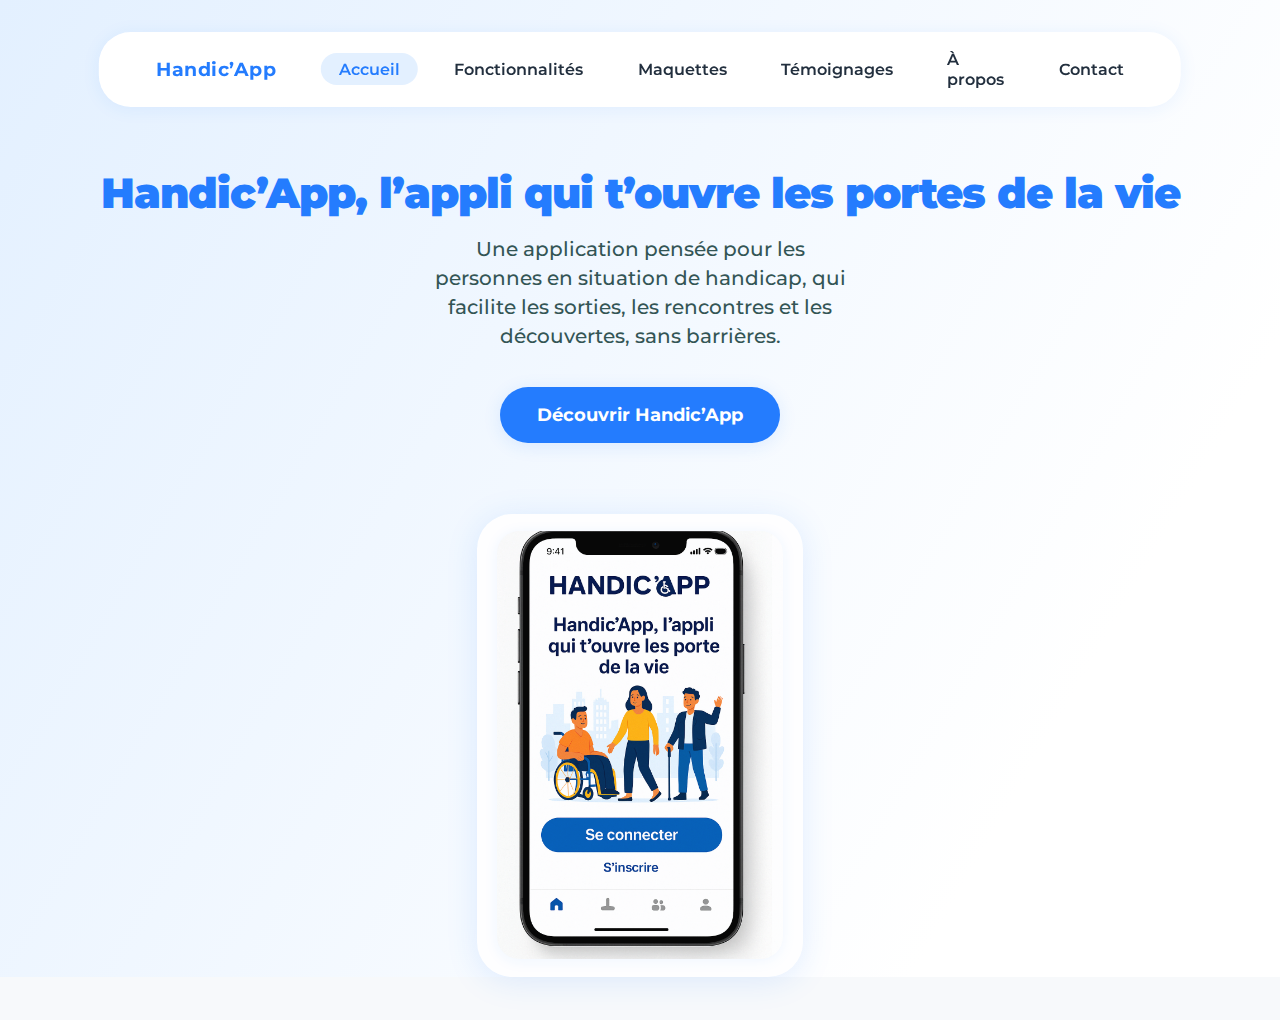
<file: index.html>
<!DOCTYPE html>
<html lang="fr">
  <head>
    <meta charset="UTF-8" />
    <meta name="viewport" content="width=device-width, initial-scale=1.0" />
    <title>Handic’App – Ouvre les portes de la vie</title>
    <link rel="stylesheet" href="assets/css/style.css" />
    <link
      href="https://fonts.googleapis.com/css?family=Montserrat:400,700&display=swap"
      rel="stylesheet"
    />
  </head>
  <body>
    <div class="navbar">
      <a href="index.html" class="logo">Handic’App</a>
      <nav>
        <a href="index.html" class="active">Accueil</a>
        <a href="fonctionnalites.html">Fonctionnalités</a>
        <a href="maquettes.html">Maquettes</a>
        <a href="temoignages.html">Témoignages</a>
        <a href="a-propos.html">À propos</a>
        <a href="contact.html">Contact</a>
      </nav>
      <button class="burger" id="burger" aria-label="Ouvrir le menu">
        &#9776;
      </button>
    </div>
    <section class="hero">
      <h1>Handic’App, l’appli qui t’ouvre les portes de la vie</h1>
      <div class="subtitle">
        Une application pensée pour les personnes en situation de handicap, qui
        facilite les sorties, les rencontres et les découvertes, sans barrières.
      </div>
      <a href="fonctionnalites.html" class="cta">Découvrir Handic’App</a>
      <div class="mockup">
        <!-- Ici, tu ajoutes le mockup mobile quand il sera prêt -->
        <img
          src="assets/img/1  Écran d’accueil/ChatGPT Image 16 avr. 2025, 13_46_49.png"
          alt="Mockup écran d’accueil Handic’App (visuel à venir)"
        />
      </div>
    </section>
    <script src="./assets/js/script.js"></script>
  </body>
</html>
</file>
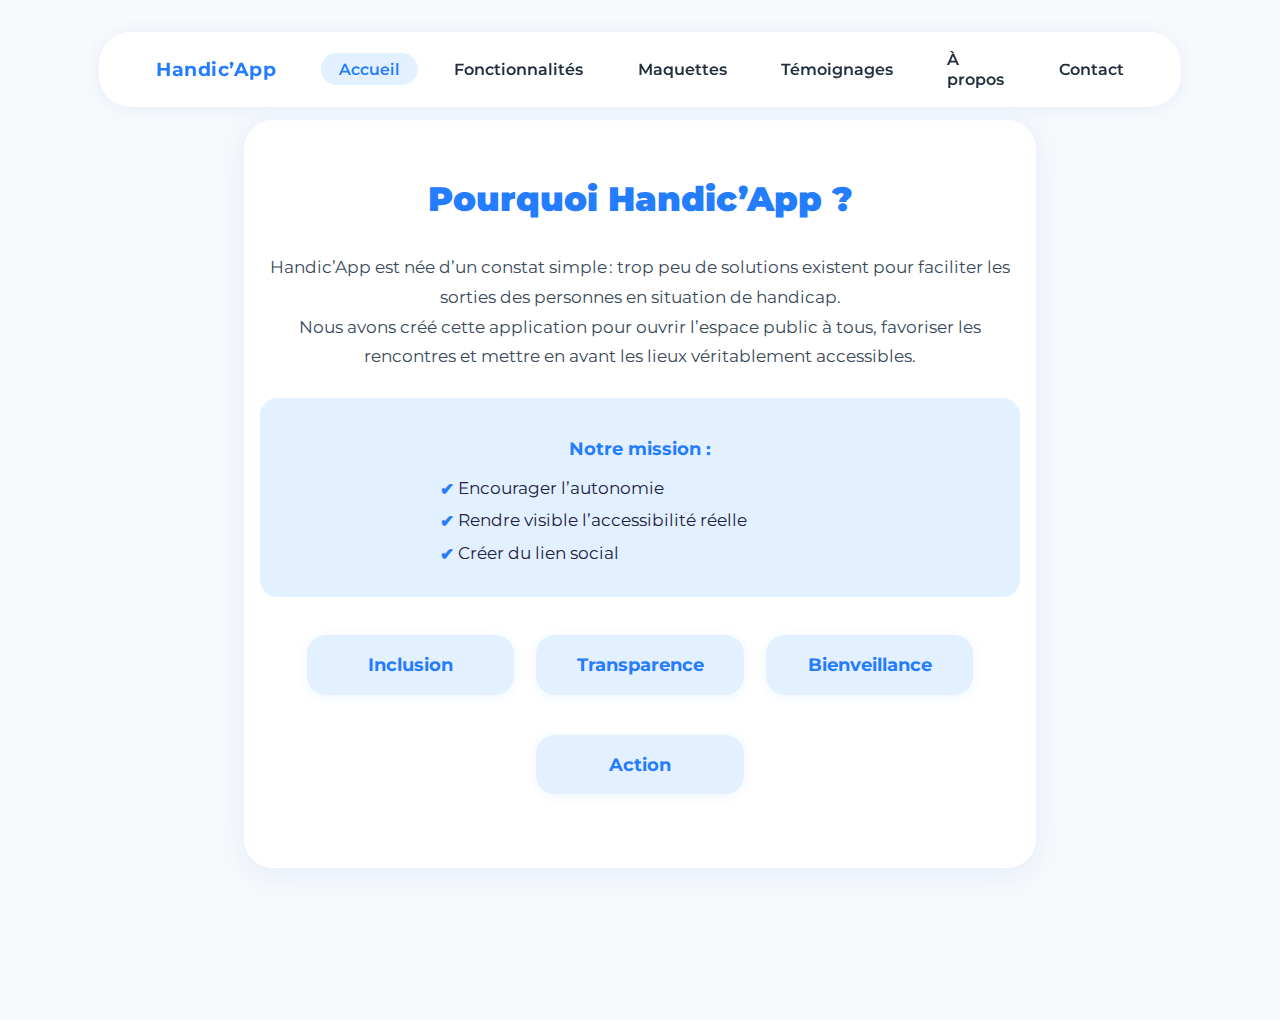
<file: a-propos.html>
<!DOCTYPE html>
<html lang="fr">

<head>
    <meta charset="UTF-8">
    <meta name="viewport" content="width=device-width, initial-scale=1.0">
    <title>À propos – Handic’App</title>
    <link rel="stylesheet" href="assets/css/style.css">
    <link href="https://fonts.googleapis.com/css?family=Montserrat:400,700&display=swap" rel="stylesheet">
</head>

<body>
    <div class="navbar">
        <a href="index.html" class="logo">Handic’App</a>
        <nav>
            <a href="index.html" class="active">Accueil</a>
            <a href="fonctionnalites.html">Fonctionnalités</a>
            <a href="maquettes.html">Maquettes</a>
            <a href="temoignages.html">Témoignages</a>
            <a href="a-propos.html">À propos</a>
            <a href="contact.html">Contact</a>
        </nav>
        <button class="burger" id="burger" aria-label="Ouvrir le menu">
            &#9776;
        </button>
    </div>
    <section class="about-section">
        <h1>Pourquoi Handic’App&nbsp;?</h1>
        <p>
            Handic’App est née d’un constat simple : trop peu de solutions existent pour faciliter les sorties des
            personnes en situation de handicap.<br>
            Nous avons créé cette application pour ouvrir l’espace public à tous, favoriser les rencontres et mettre en
            avant les lieux véritablement accessibles.
        </p>
        <div class="about-mission">
            <h2>Notre mission&nbsp;:</h2>
            <ul>
                <li>Encourager l’autonomie</li>
                <li>Rendre visible l’accessibilité réelle</li>
                <li>Créer du lien social</li>
            </ul>
        </div>
        <div class="about-valeurs">
            <div class="about-valeur">Inclusion</div>
            <div class="about-valeur">Transparence</div>
            <div class="about-valeur">Bienveillance</div>
            <div class="about-valeur">Action</div>
        </div>
    </section>
    <script>
        // Burger menu mobile
        const burger = document.getElementById('burger');
        const nav = document.querySelector('.navbar nav');
        burger.addEventListener('click', () => nav.classList.toggle('open'));
        window.addEventListener('click', (e) => {
            if (!nav.contains(e.target) && !burger.contains(e.target)) {
                nav.classList.remove('open');
                burger.setAttribute('aria-expanded', 'false');
            }
        });
    </script>
</body>

</html>
</file>
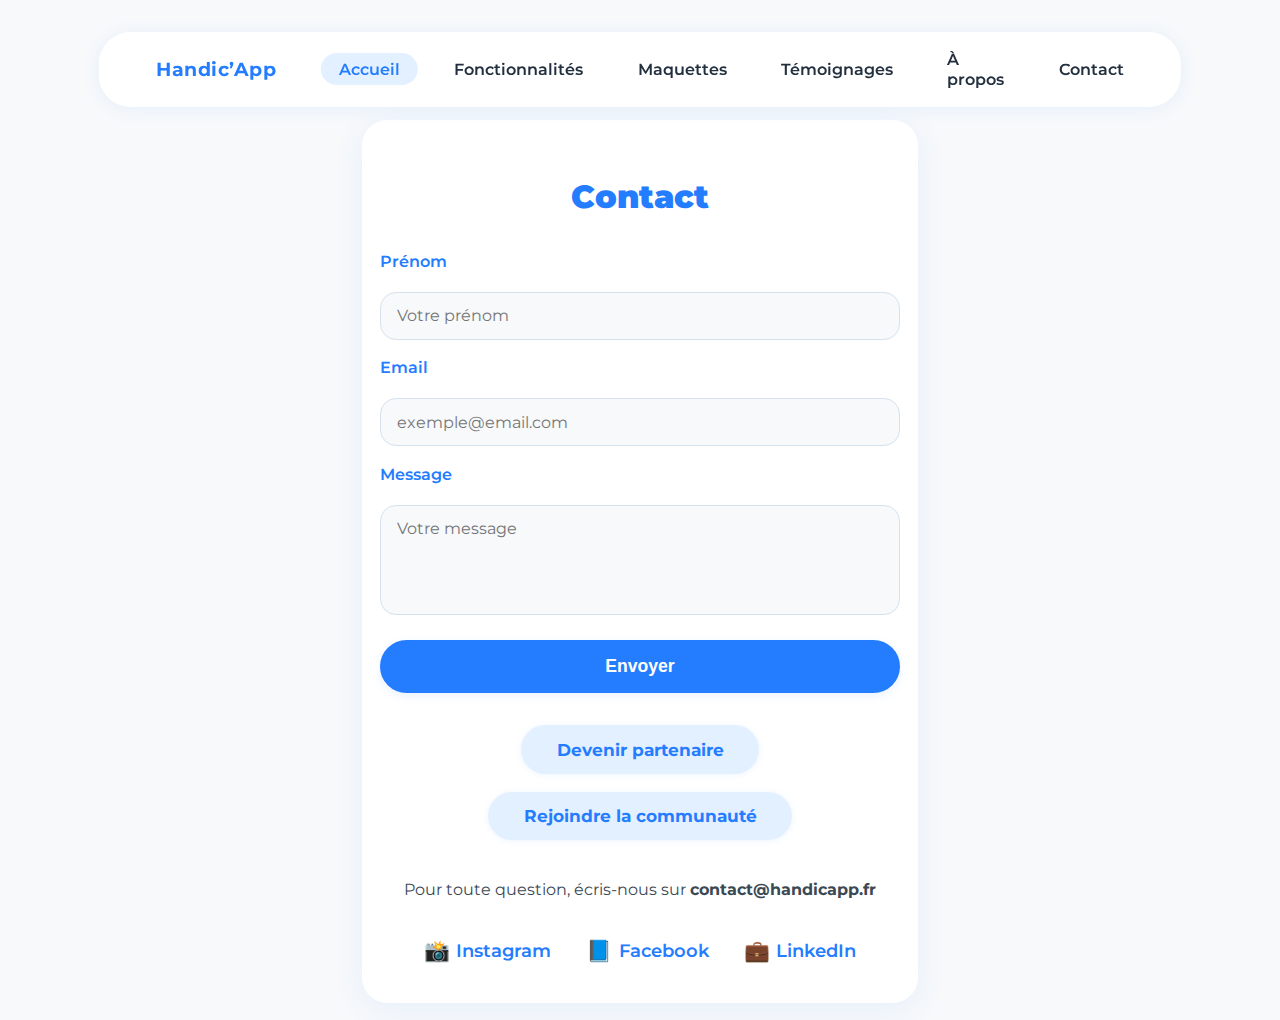
<file: contact.html>
<!DOCTYPE html>
<html lang="fr">

<head>
    <meta charset="UTF-8">
    <meta name="viewport" content="width=device-width, initial-scale=1.0">
    <title>Contact – Handic’App</title>
    <link rel="stylesheet" href="assets/css/style.css">
    <link href="https://fonts.googleapis.com/css?family=Montserrat:400,700&display=swap" rel="stylesheet">
</head>

<body>
    <div class="navbar">
        <a href="index.html" class="logo">Handic’App</a>
        <nav>
            <a href="index.html" class="active">Accueil</a>
            <a href="fonctionnalites.html">Fonctionnalités</a>
            <a href="maquettes.html">Maquettes</a>
            <a href="temoignages.html">Témoignages</a>
            <a href="a-propos.html">À propos</a>
            <a href="contact.html">Contact</a>
        </nav>
        <button class="burger" id="burger" aria-label="Ouvrir le menu">
            &#9776;
        </button>
    </div>
    <section class="contact-section">
        <h1>Contact</h1>
        <form class="contact-form" id="contactForm" autocomplete="off">
            <label for="prenom">Prénom</label>
            <input type="text" id="prenom" name="prenom" required placeholder="Votre prénom">
            <label for="email">Email</label>
            <input type="email" id="email" name="email" required placeholder="exemple@email.com">
            <label for="message">Message</label>
            <textarea id="message" name="message" required placeholder="Votre message"></textarea>
            <button type="submit">Envoyer</button>
        </form>
        <div class="cta-links">
            <a href="#" class="cta-btn">Devenir partenaire</a>
            <a href="#" class="cta-btn">Rejoindre la communauté</a>
        </div>
        <div class="contact-extra">
            Pour toute question, écris-nous sur <b>contact@handicapp.fr</b>
        </div>
        <div class="socials">
            <a href="#"><span aria-label="Instagram">📸</span> Instagram</a>
            <a href="#"><span aria-label="Facebook">📘</span> Facebook</a>
            <a href="#"><span aria-label="LinkedIn">💼</span> LinkedIn</a>
        </div>
    </section>
    <script>
        // Burger menu
        const burger = document.getElementById('burger');
        const nav = document.querySelector('.navbar nav');
        burger.addEventListener('click', () => nav.classList.toggle('open'));
        window.addEventListener('click', (e) => {
            if (!nav.contains(e.target) && !burger.contains(e.target)) {
                nav.classList.remove('open');
                burger.setAttribute('aria-expanded', 'false');
            }
        });

        // Simulation de validation de formulaire
        document.getElementById('contactForm').addEventListener('submit', function (e) {
            e.preventDefault();
            alert("Merci pour votre message ! (simulation, pas d'envoi réel)");
            this.reset();
        });
    </script>
</body>

</html>
</file>
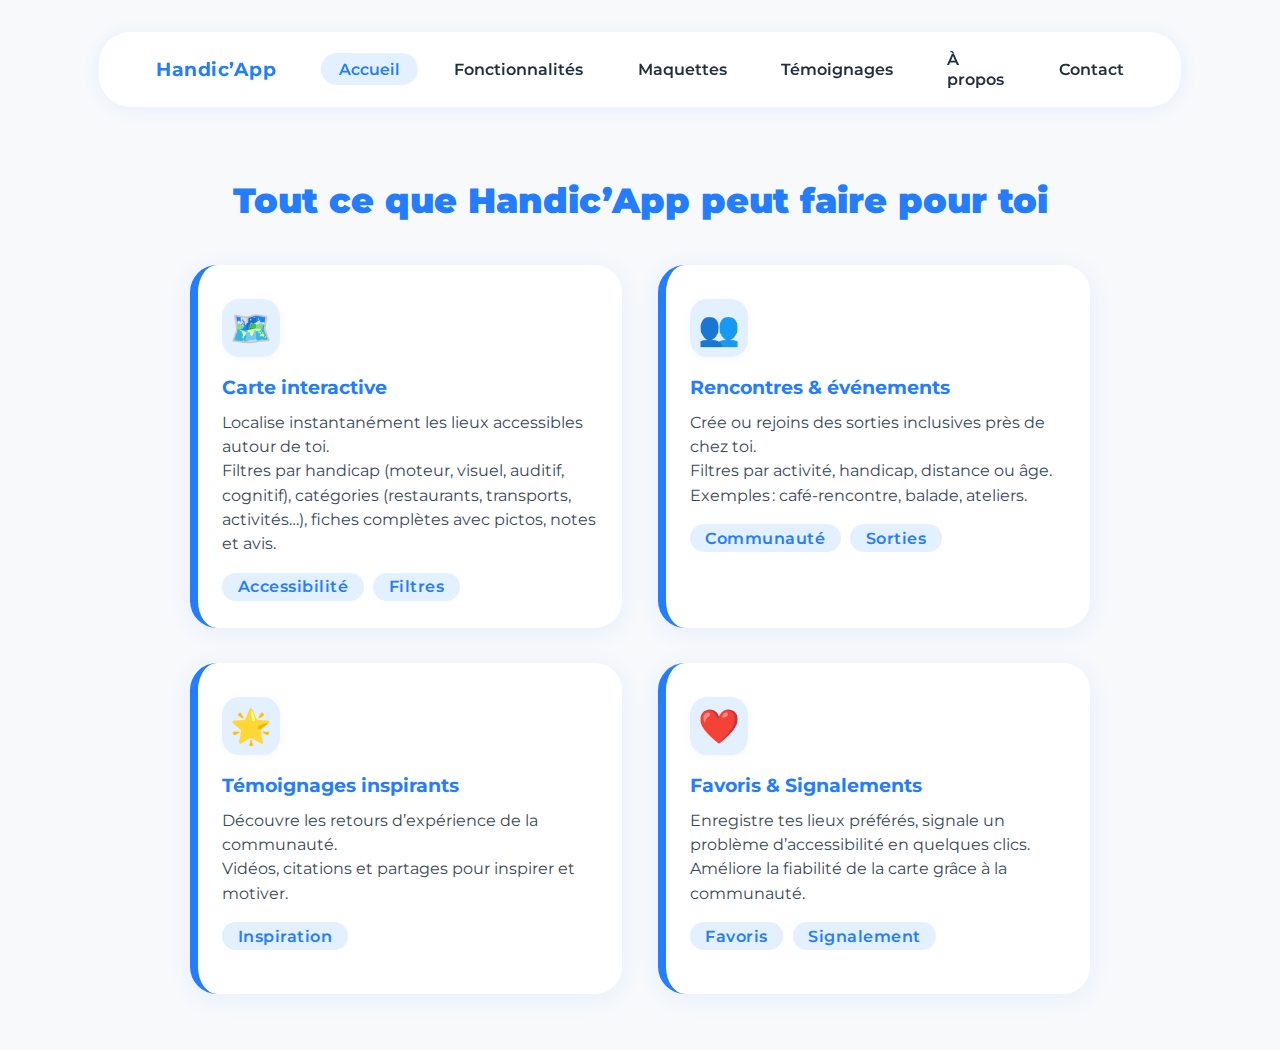
<file: fonctionnalites.html>
<!DOCTYPE html>
<html lang="fr">
  <head>
    <meta charset="UTF-8" />
    <meta name="viewport" content="width=device-width, initial-scale=1.0" />
    <title>Fonctionnalités – Handic’App</title>
    <link rel="stylesheet" href="assets/css/style.css" />
    <link
      href="https://fonts.googleapis.com/css?family=Montserrat:400,700&display=swap"
      rel="stylesheet"
    />
  </head>
  <body>
    <div class="navbar">
        <a href="index.html" class="logo">Handic’App</a>
        <nav>
          <a href="index.html" class="active">Accueil</a>
          <a href="fonctionnalites.html">Fonctionnalités</a>
          <a href="maquettes.html">Maquettes</a>
          <a href="temoignages.html">Témoignages</a>
          <a href="a-propos.html">À propos</a>
          <a href="contact.html">Contact</a>
        </nav>
        <button class="burger" id="burger" aria-label="Ouvrir le menu">
          &#9776;
        </button>
      </div>
    <section class="features-section">
      <h1>Tout ce que Handic’App peut faire pour toi</h1>
      <div class="features-list">
        <div class="feature-card">
          <div class="feature-icon">🗺️</div>
          <h2>Carte interactive</h2>
          <p>
            Localise instantanément les lieux accessibles autour de toi.<br />
            Filtres par handicap (moteur, visuel, auditif, cognitif), catégories
            (restaurants, transports, activités…), fiches complètes avec pictos,
            notes et avis.
          </p>
          <div class="feature-tags">
            <span class="feature-tag">Accessibilité</span>
            <span class="feature-tag">Filtres</span>
          </div>
        </div>
        <div class="feature-card">
          <div class="feature-icon">👥</div>
          <h2>Rencontres & événements</h2>
          <p>
            Crée ou rejoins des sorties inclusives près de chez toi.<br />
            Filtres par activité, handicap, distance ou âge. Exemples :
            café-rencontre, balade, ateliers.
          </p>
          <div class="feature-tags">
            <span class="feature-tag">Communauté</span>
            <span class="feature-tag">Sorties</span>
          </div>
        </div>
        <div class="feature-card">
          <div class="feature-icon">🌟</div>
          <h2>Témoignages inspirants</h2>
          <p>
            Découvre les retours d’expérience de la communauté.<br />
            Vidéos, citations et partages pour inspirer et motiver.
          </p>
          <div class="feature-tags">
            <span class="feature-tag">Inspiration</span>
          </div>
        </div>
        <div class="feature-card">
          <div class="feature-icon">❤️</div>
          <h2>Favoris & Signalements</h2>
          <p>
            Enregistre tes lieux préférés, signale un problème d’accessibilité
            en quelques clics.<br />
            Améliore la fiabilité de la carte grâce à la communauté.
          </p>
          <div class="feature-tags">
            <span class="feature-tag">Favoris</span>
            <span class="feature-tag">Signalement</span>
          </div>
        </div>
      </div>
    </section>
    <script src="./assets/js/script.js"></script>
  </body>
</html>
</file>
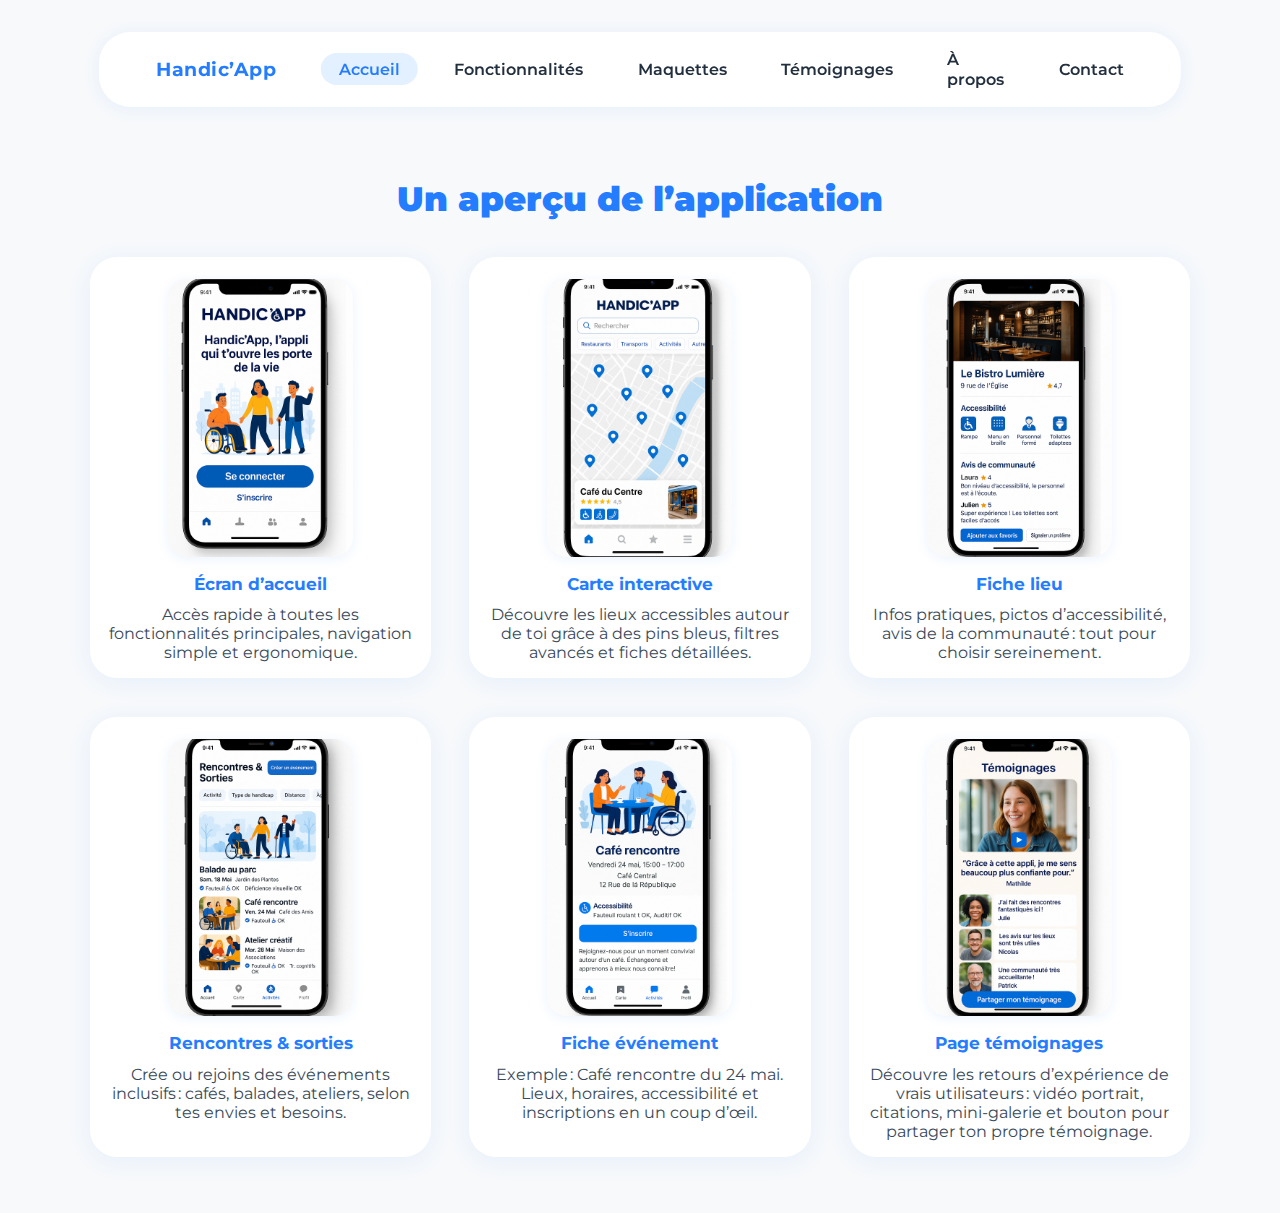
<file: maquettes.html>
<!DOCTYPE html>
<html lang="fr">
  <head>
    <meta charset="UTF-8" />
    <meta name="viewport" content="width=device-width, initial-scale=1.0" />
    <title>Maquettes – Handic’App</title>
    <link rel="stylesheet" href="assets/css/style.css" />
    <link
      href="https://fonts.googleapis.com/css?family=Montserrat:400,700&display=swap"
      rel="stylesheet"
    />
  </head>
  <body>
    <div class="navbar">
        <a href="index.html" class="logo">Handic’App</a>
        <nav>
          <a href="index.html" class="active">Accueil</a>
          <a href="fonctionnalites.html">Fonctionnalités</a>
          <a href="maquettes.html">Maquettes</a>
          <a href="temoignages.html">Témoignages</a>
          <a href="a-propos.html">À propos</a>
          <a href="contact.html">Contact</a>
        </nav>
        <button class="burger" id="burger" aria-label="Ouvrir le menu">
            &#9776;
          </button>
      </div>
    <section class="mockups-section">
      <h1>Un aperçu de l’application</h1>
      <div class="mockups-grid">
        <div class="mockup-card">
          <img
            src="assets/img/1  Écran d’accueil/ChatGPT Image 16 avr. 2025, 13_46_49.png"
            alt="Écran d’accueil de l’application"
          />
          <h2>Écran d’accueil</h2>
          <p>
            Accès rapide à toutes les fonctionnalités principales, navigation
            simple et ergonomique.
          </p>
        </div>
        <div class="mockup-card">
          <img src="assets/img/2/55b7e2fd-39ee-4928-9693-1d767a7a91f2.png" alt="Carte interactive" />
          <h2>Carte interactive</h2>
          <p>
            Découvre les lieux accessibles autour de toi grâce à des pins bleus,
            filtres avancés et fiches détaillées.
          </p>
        </div>
        <div class="mockup-card">
          <img src="assets/img/3/ChatGPT Image 16 avr. 2025, 14_54_00.png" alt="Fiche lieu détaillée" />
          <h2>Fiche lieu</h2>
          <p>
            Infos pratiques, pictos d’accessibilité, avis de la communauté :
            tout pour choisir sereinement.
          </p>
        </div>
        <div class="mockup-card">
          <img
            src="assets/img/4/ChatGPT Image 16 avr. 2025, 15_01_18.png"
            alt="Rencontres et sorties"
          />
          <h2>Rencontres & sorties</h2>
          <p>
            Crée ou rejoins des événements inclusifs : cafés, balades, ateliers,
            selon tes envies et besoins.
          </p>
        </div>
        <div class="mockup-card">
          <img src="assets/img/4/ChatGPT Image 16 avr. 2025, 15_04_25.png" alt="Fiche événement" />
          <h2>Fiche événement</h2>
          <p>
            Exemple : Café rencontre du 24 mai. Lieux, horaires, accessibilité
            et inscriptions en un coup d’œil.
          </p>
        </div>
        <div class="mockup-card">
            <img src="assets/img/5/ChatGPT Image 16 avr. 2025, 15_06_16.png" alt="Aperçu de la page témoignages sur mobile">
            <h2>Page témoignages</h2>
            <p>Découvre les retours d’expérience de vrais utilisateurs : vidéo portrait, citations, mini-galerie et bouton pour partager ton propre témoignage.</p>
          </div>
      </div>
    </section>
    <script src="./assets/js/script.js"></script>
  </body>
</html>
</file>
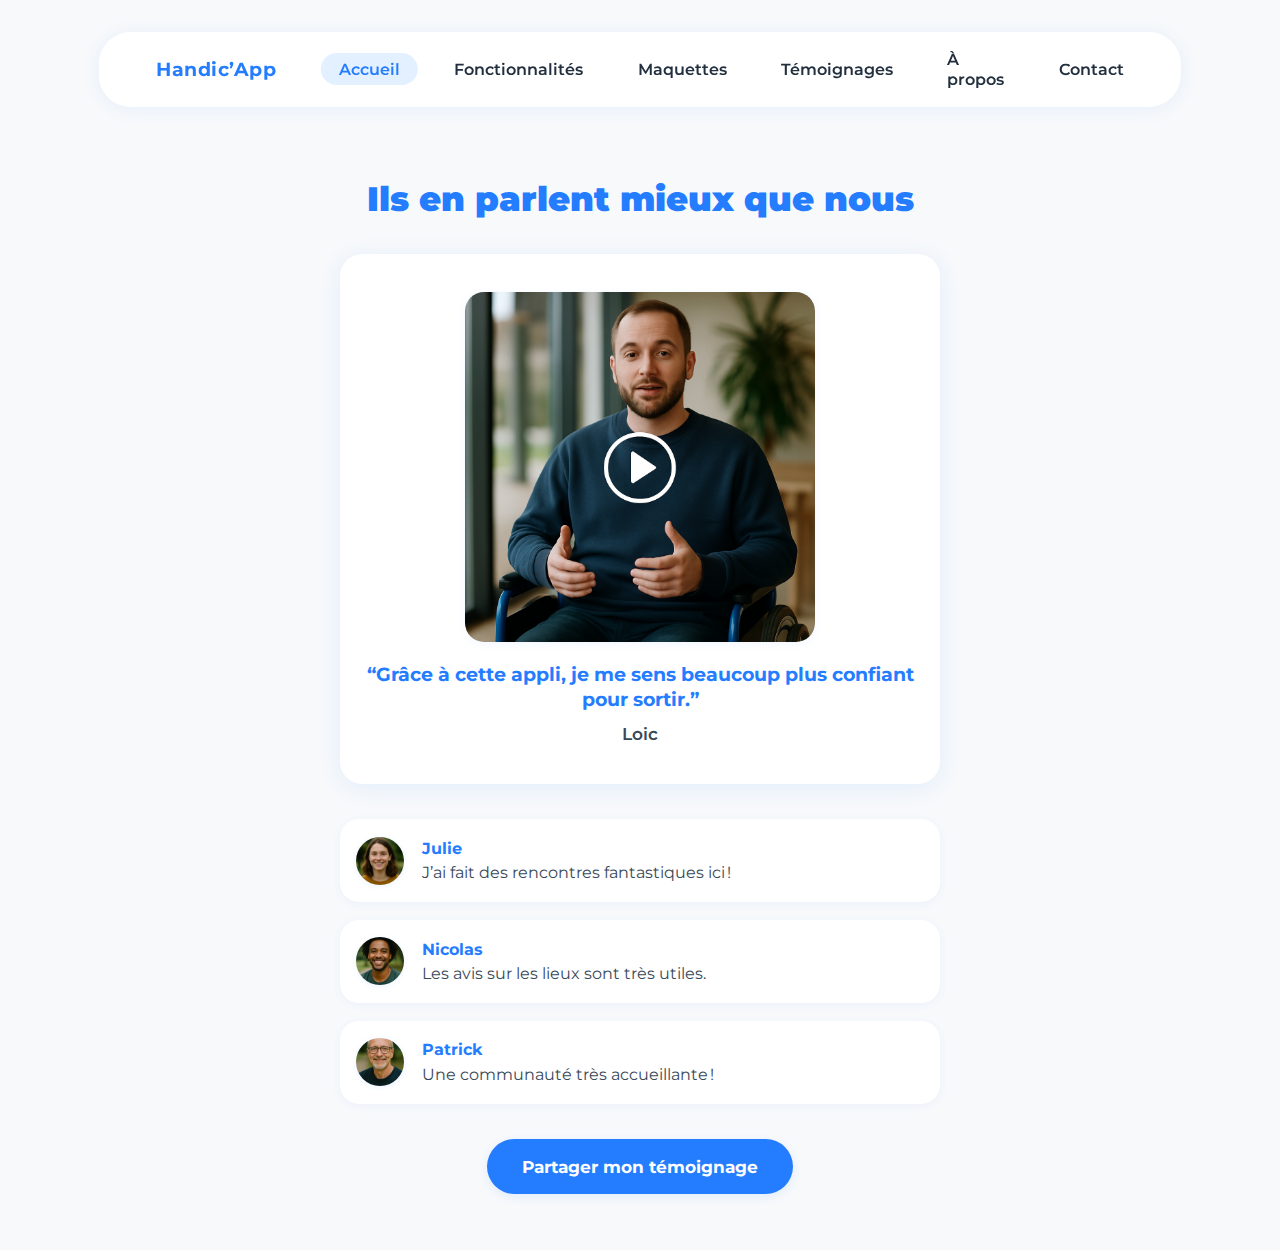
<file: temoignages.html>
<!DOCTYPE html>
<html lang="fr">

<head>
  <meta charset="UTF-8" />
  <meta name="viewport" content="width=device-width, initial-scale=1.0" />
  <title>Témoignages – Handic’App</title>
  <link rel="stylesheet" href="assets/css/style.css" />
  <link href="https://fonts.googleapis.com/css?family=Montserrat:400,700&display=swap" rel="stylesheet" />
</head>

<body>
  <div class="navbar">
    <a href="index.html" class="logo">Handic’App</a>
    <nav>
      <a href="index.html" class="active">Accueil</a>
      <a href="fonctionnalites.html">Fonctionnalités</a>
      <a href="maquettes.html">Maquettes</a>
      <a href="temoignages.html">Témoignages</a>
      <a href="a-propos.html">À propos</a>
      <a href="contact.html">Contact</a>
    </nav>
    <button class="burger" id="burger" aria-label="Ouvrir le menu">
      &#9776;
    </button>
  </div>
  <section class="testi-section">
    <h1>Ils en parlent mieux que nous</h1>
    <div class="testi-hero">
      <img src="assets/img/mockup-temoignages.png" alt="Portrait vidéo de Loic" class="testi-hero-img" />
      <div class="testi-hero-quote">
        “Grâce à cette appli, je me sens beaucoup plus confiant pour sortir.”
      </div>
      <div class="testi-hero-name">Loic</div>
    </div>
    <div class="testi-gallery">
      <div class="testi-card">
        <img src="assets/img/users/user-julie.png" alt="Julie" class="testi-avatar" />
        <div class="testi-card-content">
          <span class="testi-name">Julie</span>
          <span class="testi-txt">J’ai fait des rencontres fantastiques ici !</span>
        </div>
      </div>
      <div class="testi-card">
        <img src="assets/img/users/user-nicolas.png" alt="Nicolas" class="testi-avatar" />
        <div class="testi-card-content">
          <span class="testi-name">Nicolas</span>
          <span class="testi-txt">Les avis sur les lieux sont très utiles.</span>
        </div>
      </div>
      <div class="testi-card">
        <img src="assets/img/users/user-patrick.png" alt="Patrick" class="testi-avatar" />
        <div class="testi-card-content">
          <span class="testi-name">Patrick</span>
          <span class="testi-txt">Une communauté très accueillante !</span>
        </div>
      </div>
    </div>
    <a href="#" class="testi-cta">Partager mon témoignage</a>
  </section>
  <script src="./assets/js/script.js"></script>
</body>

</html>
</file>
<file: assets/css/style.css>
:root {
  --blue: #247cfe;
  --blue-light: #e3f0ff;
  --gray-bg: #f7f9fb;
  --text: #222f3e;
  --white: #fff;
  --shadow: 0 4px 32px rgba(36, 124, 254, 0.07);
}

body {
  font-family: "Montserrat", Arial, sans-serif;
  background: var(--gray-bg);
  margin: 0;
  color: var(--text);
  min-height: 100vh;
  padding-top: 120px;
  /* Espace pour la navbar fixe */
}

.navbar {
  position: fixed;
  top: 2rem;
  left: 50%;
  transform: translateX(-50%);
  background: var(--white);
  box-shadow: 0 2px 18px rgba(36, 124, 254, 0.08);
  border-radius: 2rem;
  display: flex;
  align-items: center;
  gap: 1.7rem;
  padding: 0.7rem 2.5rem;
  z-index: 100;
  min-width: 290px;
  transition: box-shadow 0.2s;
}

.navbar .logo {
  font-weight: bold;
  color: var(--blue);
  font-size: 1.18rem;
  letter-spacing: 0.5px;
  text-decoration: none;
  flex-shrink: 0;
}

.navbar nav {
  display: flex;
  gap: 1.2rem;
  align-items: center;
}

.navbar a {
  text-decoration: none;
  color: var(--text);
  font-weight: 600;
  border-radius: 1.4rem;
  padding: 0.38rem 1.1rem;
  transition: background 0.15s, color 0.15s;
  font-size: 1.02rem;
}

.navbar a.active,
.navbar a:hover {
  background: var(--blue-light);
  color: var(--blue);
}

.burger {
  display: none;
  background: none;
  border: none;
  font-size: 2.1rem;
  color: var(--blue);
  cursor: pointer;
  margin-left: 1.2rem;
}

@media (max-width: 850px) {
  .navbar {
    padding: 0.4rem 1rem;
    top: 1rem;
  }

  .navbar nav {
    gap: 0.4rem;
  }
}

@media (max-width: 700px) {
  body {
    padding-top: 100px;
    /* Moins d'espace sur mobile */
  }

  .hero {
    margin-top: -100px;
    padding-top: 120px;
  }

  .navbar {
    min-width: unset;
    width: 93vw;
    padding: 0.4rem 0.9rem;
    border-radius: 1.1rem;
    justify-content: space-between;
  }

  .navbar nav {
    display: none;
    flex-direction: column;
    position: absolute;
    top: 65px;
    left: 50%;
    transform: translateX(-50%);
    background: var(--white);
    border-radius: 1.3rem;
    box-shadow: 0 6px 32px rgba(36, 124, 254, 0.12);
    padding: 1.1rem 1.3rem 1.1rem 1.3rem;
    width: 98vw;
    max-width: 410px;
    z-index: 201;
    animation: menuIn 0.18s;
  }

  .navbar nav.open {
    display: flex;
  }

  .burger {
    display: block;
  }
}

@keyframes menuIn {
  from {
    opacity: 0;
    transform: translateX(-50%) translateY(-24px);
  }

  to {
    opacity: 1;
    transform: translateX(-50%) translateY(0);
  }
}

.hero {
  min-height: 88vh;
  display: flex;
  align-items: center;
  justify-content: center;
  text-align: center;
  flex-direction: column;
  padding: 2.5rem 1rem 0 1rem;
  background: linear-gradient(120deg, var(--blue-light) 0%, var(--white) 80%);
  position: relative;
  margin-top: -120px;
  /* Compense le padding-top du body pour la hero */
  padding-top: 140px;
  /* Remet l'espace nécessaire */
}

.hero h1 {
  font-size: 2.6rem;
  font-weight: 900;
  color: var(--blue);
  margin-bottom: 1.1rem;
  letter-spacing: -1px;
}

.hero .subtitle {
  font-size: 1.25rem;
  color: #355;
  margin-bottom: 2.2rem;
  font-weight: 500;
  line-height: 1.45;
  max-width: 430px;
  margin-left: auto;
  margin-right: auto;
}

.hero .cta {
  background: var(--blue);
  color: var(--white);
  font-weight: bold;
  padding: 1.05rem 2.3rem;
  border: none;
  border-radius: 2.3rem;
  font-size: 1.15rem;
  box-shadow: 0 3px 18px rgba(36, 124, 254, 0.12);
  cursor: pointer;
  margin-bottom: 2.3rem;
  transition: background 0.18s, transform 0.18s;
  text-decoration: none;
  display: inline-block;
}

.hero .cta:hover {
  background: #1b5cb8;
  transform: scale(1.04);
}

.hero .mockup {
  max-width: 310px;
  margin: 2.1rem auto 0 auto;
  box-shadow: 0 4px 32px rgba(36, 124, 254, 0.13);
  border-radius: 2.2rem;
  background: var(--white);
  padding: 1.1rem 0.5rem;
  min-height: 420px;
  /* Placeholder */
  display: flex;
  align-items: center;
  justify-content: center;
  opacity: 0.97;
}

.hero .mockup img {
  max-width: 92%;
  height: auto;
  border-radius: 1.4rem;
  box-shadow: 0 2px 14px rgba(36, 124, 254, 0.08);
  background: #ecf5ff;
}

@media (max-width: 600px) {
  .hero h1 {
    font-size: 1.45rem;
  }

  .hero .subtitle {
    font-size: 1rem;
  }

  .hero .mockup {
    min-height: 210px;
  }
}

/* fonctionnalities */
.features-section {
  max-width: 900px;
  margin: 0 auto;
  padding: 2.2rem 1rem 3.5rem 1rem;
}

.features-section h1 {
  text-align: center;
  font-size: 2.2rem;
  color: var(--blue);
  font-weight: 900;
  margin-bottom: 2.7rem;
}

.features-list {
  display: grid;
  grid-template-columns: 1fr 1fr;
  gap: 2.2rem;
}

@media (max-width: 700px) {
  .features-list {
    grid-template-columns: 1fr;
    gap: 1.5rem;
  }

  .features-section h1 {
    font-size: 1.25rem;
  }
}

.feature-card {
  background: var(--white);
  border-radius: 1.7rem;
  box-shadow: 0 4px 24px rgba(36, 124, 254, 0.08);
  padding: 2.1rem 1.5rem 1.7rem 1.5rem;
  display: flex;
  flex-direction: column;
  align-items: flex-start;
  min-height: 270px;
  transition: box-shadow 0.14s, transform 0.13s;
  position: relative;
  border-left: 8px solid var(--blue);
}

.feature-card:hover {
  box-shadow: 0 8px 34px rgba(36, 124, 254, 0.15);
  transform: translateY(-4px) scale(1.018);
}

.feature-icon {
  width: 58px;
  height: 58px;
  background: var(--blue-light);
  border-radius: 1.1rem;
  display: flex;
  align-items: center;
  justify-content: center;
  font-size: 2.1rem;
  color: var(--blue);
  margin-bottom: 1.2rem;
  box-shadow: 0 2px 8px rgba(36, 124, 254, 0.05);
}

.feature-card h2 {
  font-size: 1.19rem;
  font-weight: bold;
  color: var(--blue);
  margin-bottom: 0.7rem;
  margin-top: 0;
}

.feature-card p {
  font-size: 1.01rem;
  color: #384959;
  margin: 0;
  line-height: 1.5;
}

.feature-tags {
  margin-top: 1.1rem;
  display: flex;
  gap: 0.6rem;
  flex-wrap: wrap;
}

.feature-tag {
  background: var(--blue-light);
  color: var(--blue);
  border-radius: 1.2rem;
  font-size: 0.97rem;
  padding: 0.27rem 0.97rem;
  font-weight: 600;
  letter-spacing: 0.5px;
}

/* Maquette */
.mockups-section {
  max-width: 1100px;
  margin: 0 auto;
  padding: 2.2rem 1rem 3.5rem 1rem;
}

.mockups-section h1 {
  text-align: center;
  font-size: 2.1rem;
  color: var(--blue);
  font-weight: 900;
  margin-bottom: 2.4rem;
}

.mockups-grid {
  display: grid;
  grid-template-columns: repeat(auto-fit, minmax(280px, 1fr));
  gap: 2.4rem;
  align-items: stretch;
  justify-items: center;
}

.mockup-card {
  background: var(--white);
  border-radius: 1.7rem;
  box-shadow: 0 4px 24px rgba(36, 124, 254, 0.08);
  padding: 1.4rem 1rem 1rem 1rem;
  display: flex;
  flex-direction: column;
  align-items: center;
  min-height: 380px;
  transition: box-shadow 0.14s, transform 0.13s;
  position: relative;
}

.mockup-card:hover {
  box-shadow: 0 8px 32px rgba(36, 124, 254, 0.16);
  transform: translateY(-5px) scale(1.025);
}

.mockup-card img {
  max-width: 185px;
  width: 100%;
  border-radius: 1.2rem;
  box-shadow: 0 2px 12px rgba(36, 124, 254, 0.09);
  background: #f7fafd;
  margin-bottom: 1rem;
  object-fit: contain;
}

.mockup-card h2 {
  font-size: 1.07rem;
  font-weight: bold;
  color: var(--blue);
  margin: 0 0 0.7rem 0;
  text-align: center;
}

.mockup-card p {
  font-size: 0.97rem;
  color: #384959;
  margin: 0;
  text-align: center;
}

@media (max-width: 700px) {
  .mockups-section {
    padding: 4rem 1rem 2rem 1rem;
  }

  .mockups-section h1 {
    font-size: 1.6rem;
  }

  .mockups-grid {
    grid-template-columns: 1fr;
    gap: 1.5rem;
  }

  .mockup-card {
    min-height: 320px;
    max-width: 100%;
    width: 100%;
  }

  .mockup-card img {
    max-width: 140px;
  }

  .mockup-card h2 {
    font-size: 1.1rem;
  }

  .mockup-card p {
    font-size: 0.95rem;
  }
}

@media (max-width: 480px) {
  .mockups-section {
    padding: 3rem 0.5rem 1.5rem 0.5rem;
  }

  .mockup-card {
    padding: 1rem 0.8rem;
    min-height: 280px;
  }

  .mockup-card img {
    max-width: 120px;
  }
}

/* Testimonials */
.testi-section {
  max-width: 600px;
  margin: 0 auto;
  padding: 2.2rem 1rem 3.5rem 1rem;
}

.testi-section h1 {
  text-align: center;
  font-size: 2.1rem;
  color: var(--blue);
  font-weight: 900;
  margin-bottom: 2.2rem;
}

.testi-hero {
  background: var(--white);
  border-radius: 1.4rem;
  box-shadow: 0 4px 24px rgba(36, 124, 254, 0.09);
  padding: 2.4rem 1.1rem 1.5rem 1.1rem;
  text-align: center;
  margin-bottom: 2.2rem;
  position: relative;
}

.testi-hero-img {
  width: 100%;
  max-width: 350px;
  margin: 0 auto 1.3rem auto;
  border-radius: 1.2rem;
  object-fit: cover;
  display: block;
  box-shadow: 0 2px 8px rgba(36, 124, 254, 0.07);
}

.testi-video-play {
  position: absolute;
  left: 50%;
  top: 88px;
  transform: translateX(-50%);
  width: 54px;
  height: 54px;
  border-radius: 50%;
  background: var(--blue);
  color: #fff;
  display: flex;
  align-items: center;
  justify-content: center;
  font-size: 2.1rem;
  cursor: pointer;
  border: none;
  box-shadow: 0 2px 8px rgba(36, 124, 254, 0.12);
  z-index: 2;
  outline: none;
}

.testi-hero-quote {
  font-size: 1.19rem;
  color: var(--blue);
  font-weight: bold;
  margin-bottom: 0.7rem;
  margin-top: 1rem;
  line-height: 1.3;
}

.testi-hero-name {
  color: #384959;
  font-weight: 600;
  font-size: 1.04rem;
  margin-bottom: 1rem;
}

.testi-gallery {
  display: flex;
  flex-direction: column;
  gap: 1.1rem;
  margin-bottom: 2.2rem;
}

.testi-card {
  background: var(--white);
  border-radius: 1.2rem;
  box-shadow: 0 2px 10px rgba(36, 124, 254, 0.05);
  display: flex;
  align-items: center;
  gap: 1.1rem;
  padding: 1.1rem 1rem;
  font-size: 1.01rem;
}

.testi-avatar {
  width: 48px;
  height: 48px;
  border-radius: 50%;
  object-fit: cover;
  box-shadow: 0 1px 6px rgba(36, 124, 254, 0.09);
  background: #e3f0ff;
}

.testi-card-content {
  display: flex;
  flex-direction: column;
  gap: 0.2rem;
}

.testi-name {
  font-weight: 700;
  color: var(--blue);
  font-size: 1rem;
  margin-bottom: 0.13rem;
}

.testi-txt {
  color: #384959;
  font-size: 0.98rem;
}

.testi-cta {
  display: block;
  margin: 1.7rem auto 0 auto;
  background: var(--blue);
  color: var(--white);
  font-weight: bold;
  padding: 1.08rem 2.2rem;
  border-radius: 2rem;
  font-size: 1.07rem;
  text-align: center;
  box-shadow: 0 3px 10px rgba(36, 124, 254, 0.1);
  transition: background 0.2s, transform 0.2s;
  text-decoration: none;
  width: fit-content;
}

.testi-cta:hover {
  background: #1b5cb8;
  transform: scale(1.04);
}

@media (max-width: 700px) {
  .testi-section h1 {
    font-size: 1.22rem;
  }

  .testi-hero-img {
    max-width: 99vw;
  }
}

/* A propos */
.about-section {
  max-width: 760px;
  margin: 0 auto;
  padding: 2.2rem 1rem 3.5rem 1rem;
  background: var(--white);
  border-radius: 1.8rem;
  box-shadow: 0 6px 32px rgba(36, 124, 254, 0.09);
}

.about-section h1 {
  text-align: center;
  font-size: 2.1rem;
  color: var(--blue);
  font-weight: 900;
  margin-bottom: 2.1rem;
}

.about-section p {
  font-size: 1.09rem;
  color: #384959;
  line-height: 1.7;
  margin-bottom: 1.7rem;
  text-align: center;
}

.about-mission {
  background: var(--blue-light);
  border-radius: 1.1rem;
  padding: 1.5rem 1rem 1.3rem 1rem;
  margin-bottom: 1.8rem;
}

.about-mission h2 {
  color: var(--blue);
  font-size: 1.13rem;
  font-weight: bold;
  margin-bottom: 1.1rem;
  text-align: center;
}

.about-mission ul {
  margin: 0 auto 0 auto;
  padding: 0;
  list-style: none;
  max-width: 400px;
  text-align: left;
  color: #224;
  font-size: 1.05rem;
}

.about-mission li {
  margin-bottom: .8rem;
  padding-left: 1.1rem;
  position: relative;
}

.about-mission li::before {
  content: "✔";
  color: var(--blue);
  font-weight: bold;
  position: absolute;
  left: 0;
  top: 0;
  font-size: 1.07rem;
}

.about-valeurs {
  display: flex;
  gap: 1.4rem;
  flex-wrap: wrap;
  justify-content: center;
  margin-top: 2.4rem;
}

.about-valeur {
  background: #e3f0ff;
  color: var(--blue);
  font-weight: 700;
  border-radius: 1.2rem;
  padding: 1.2rem 2.1rem;
  font-size: 1.11rem;
  text-align: center;
  box-shadow: 0 2px 12px rgba(36, 124, 254, 0.08);
  min-width: 140px;
  margin-bottom: 1.1rem;
}

@media (max-width: 700px) {
  .about-section {
    padding: 2.1rem .3rem 2.1rem .3rem;
  }

  .about-section h1 {
    font-size: 1.13rem;
  }

  .about-valeur {
    font-size: .98rem;
    padding: .8rem 1.1rem;
  }
}

/* Contact */
.contact-section {
  max-width: 520px;
  margin: 0 auto;
  background: var(--white);
  border-radius: 1.6rem;
  box-shadow: 0 6px 32px rgba(36, 124, 254, 0.08);
  padding: 2.2rem 1.1rem 2.5rem 1.1rem;
}

.contact-section h1 {
  text-align: center;
  font-size: 2rem;
  color: var(--blue);
  font-weight: 900;
  margin-bottom: 2.2rem;
}

.contact-form {
  display: flex;
  flex-direction: column;
  gap: 1.1rem;
  margin-bottom: 2rem;
}

.contact-form label {
  font-weight: 600;
  color: var(--blue);
  margin-bottom: .2rem;
  font-size: 1.03rem;
}

.contact-form input,
.contact-form textarea {
  width: 100%;
  padding: 0.85rem 1rem;
  border: 1.6px solid #d5e2ee;
  border-radius: 1rem;
  font-size: 1rem;
  font-family: inherit;
  background: var(--gray-bg);
  color: var(--text);
  transition: border .2s;
  box-sizing: border-box;
  resize: none;
}

.contact-form input:focus,
.contact-form textarea:focus {
  border-color: var(--blue);
  outline: none;
  background: #f3fbff;
}

.contact-form textarea {
  min-height: 110px;
  max-height: 340px;
}

.contact-form button {
  background: var(--blue);
  color: var(--white);
  font-weight: bold;
  padding: 1rem 0;
  border: none;
  border-radius: 2rem;
  font-size: 1.1rem;
  box-shadow: 0 3px 10px rgba(36, 124, 254, 0.10);
  transition: background .2s, transform .2s;
  cursor: pointer;
  margin-top: .5rem;
}

.contact-form button:hover {
  background: #1b5cb8;
  transform: scale(1.03);
}

.contact-extra {
  margin: 2.5rem 0 0 0;
  text-align: center;
  color: #3b4954;
  font-size: .97rem;
}

.cta-links {
  display: flex;
  flex-direction: column;
  gap: 1.1rem;
  margin-top: 1.8rem;
  align-items: center;
}

.cta-btn {
  background: var(--blue-light);
  color: var(--blue);
  border: none;
  font-weight: bold;
  border-radius: 2rem;
  font-size: 1.04rem;
  padding: .9rem 2.2rem;
  text-decoration: none;
  box-shadow: 0 1px 7px rgba(36, 124, 254, 0.08);
  transition: background .2s, color .2s, transform .16s;
  cursor: pointer;
  display: inline-block;
}

.cta-btn:hover {
  background: var(--blue);
  color: #fff;
  transform: scale(1.04);
}

.socials {
  margin: 2.4rem 0 0 0;
  display: flex;
  justify-content: center;
  gap: 2.2rem;
}

.socials a {
  font-size: 1.1rem;
  color: var(--blue);
  text-decoration: none;
  transition: color .16s;
  display: flex;
  align-items: center;
  gap: .4rem;
  font-weight: 600;
}

.socials a span {
  font-size: 1.3rem;
}

.socials a:hover {
  color: #1b5cb8;
}

@media (max-width: 700px) {
  .contact-section {
    padding: 2.4rem .3rem 1.7rem .3rem;
    margin: 0.25rem;
  }

  .contact-section h1 {
    font-size: 1.18rem;
  }

  .contact-form label {
    font-size: .98rem;
  }

  .socials {
    gap: 1rem;
    flex-wrap: wrap;
  }

  .socials a {
    font-size: 0.9rem;
  }

  .socials a span {
    font-size: 1.1rem;
  }
}
</file>
